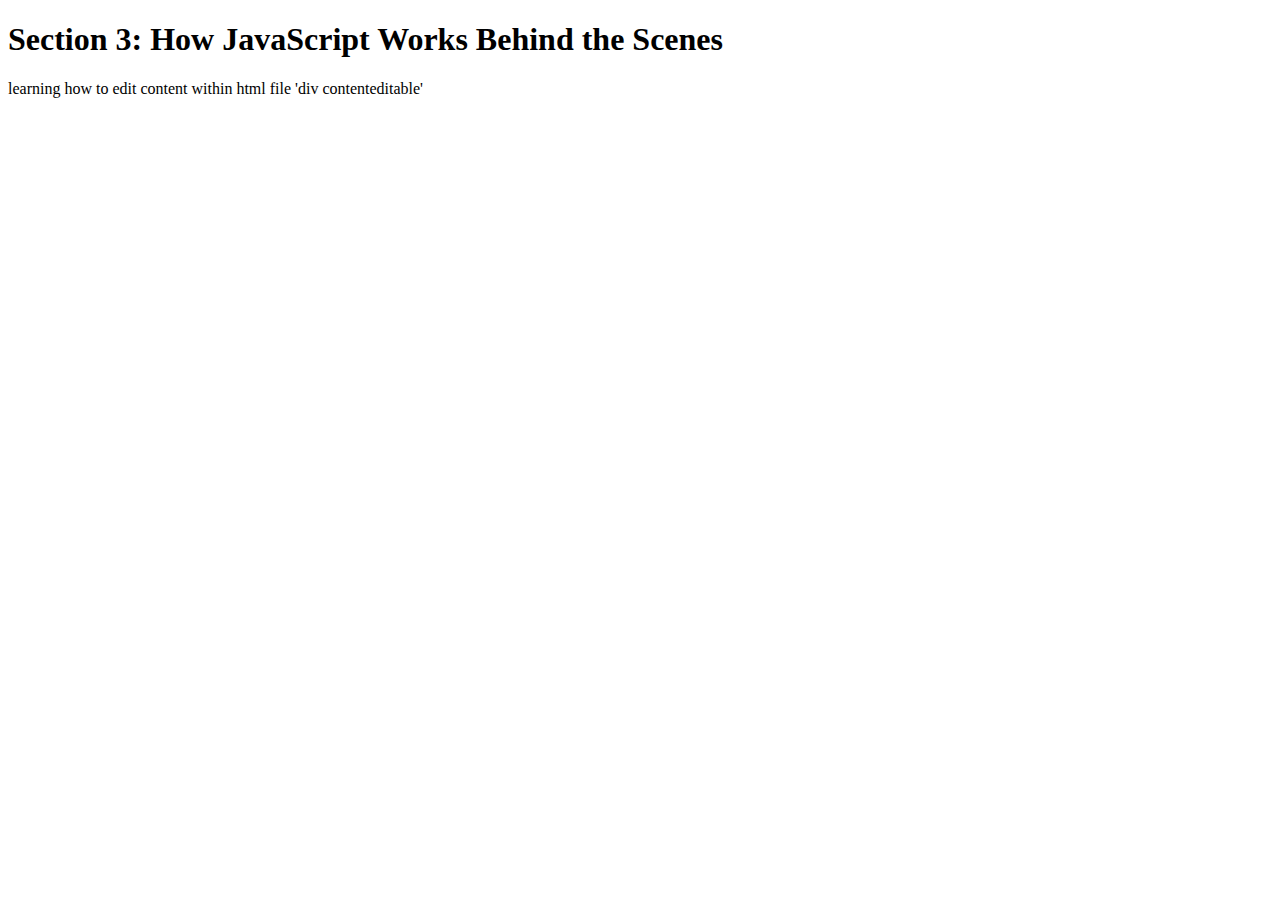
<file: 3-How-JS-Works/index.html>
<!DOCTYPE html>
<html lang="en">
    <head>
        <meta charset="UTF-8">
        <title>Section 3: How JavaScript Works Behind the Scenes</title>
    </head>

    <body>
        <h1>Section 3: How JavaScript Works Behind the Scenes</h1>

        <div contenteditable="true"> learning how to edit content within html file 'div contenteditable'</div>



        <script src="script.js"></script>

    </body>
</html>
</file>
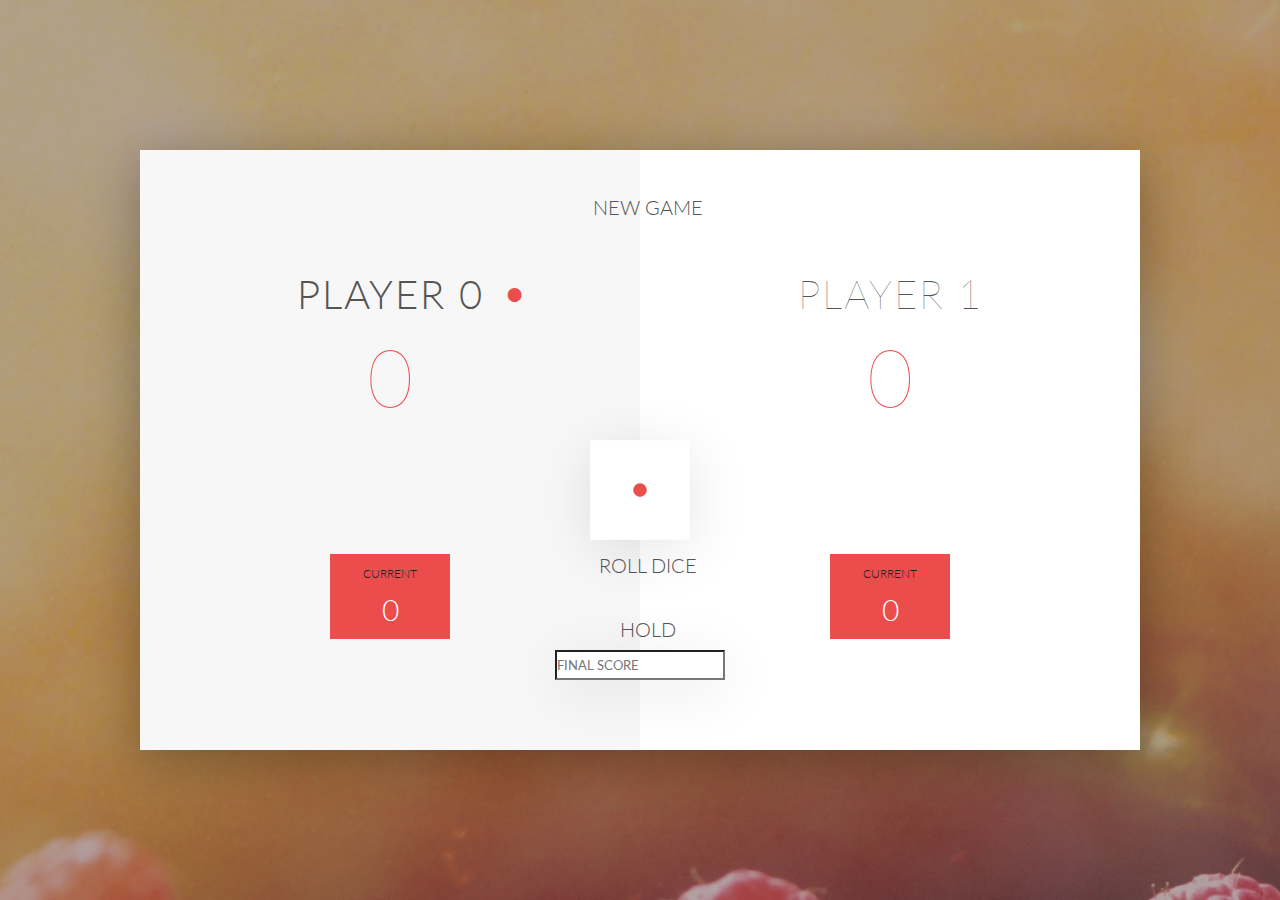
<file: 4-DOM-Pig-Game/index.html>
<!DOCTYPE html>
<html lang="en">
    <head>
        <meta charset="UTF-8">
        <link href="https://fonts.googleapis.com/css?family=Lato:100,300,600" rel="stylesheet" type="text/css">
        <link href="http://code.ionicframework.com/ionicons/2.0.1/css/ionicons.min.css" rel="stylesheet" type="text/css">
        <link type="text/css" rel="stylesheet" href="style.css">

        <title>Pig Game</title>
    </head>

    <body>
        <div class="wrapper clearfix">
            <div class="player-0-panel active">
                <div class="player-name" id="name-0">Player 1</div>
                <div class="player-score" id="score-0">43</div>
                <div class="player-current-box">
                    <div class="player-current-label">Current</div>
                    <div class="player-current-score" id="current-0">11</div>
                </div>
            </div>

            <div class="player-1-panel">
                <div class="player-name" id="name-1">Player 2</div>
                <div class="player-score" id="score-1">72</div>
                <div class="player-current-box">
                    <div class="player-current-label">Current</div>
                    <div class="player-current-score" id="current-1">0</div>
                </div>
            </div>

            <button class="btn-new"><i class="ion-ios-plus-outline"></i>New game</button>
            <button class="btn-roll"><i class="ion-ios-loop"></i>Roll dice</button>
            <button class="btn-hold"><i class="ion-ios-download-outline"></i>Hold</button>

<!-- Challenge 2 -->
        <!--   <form action="/challenge.js">  -->
            <input type = "final score" placeholder="FINAL SCORE" class="finalscore">
        <!--   </form> -->
            <img src="dice-5.png" alt="Dice" class="dice">
      <!-- challege 3    -->
          <img src="dice-1.png" alt="secondDice" class="secondDice">
          
        </div>
        <!-- <script src="app.js"></script>  -->
            <script src="challenges.js"></script>
    </body>
</html>
</file>
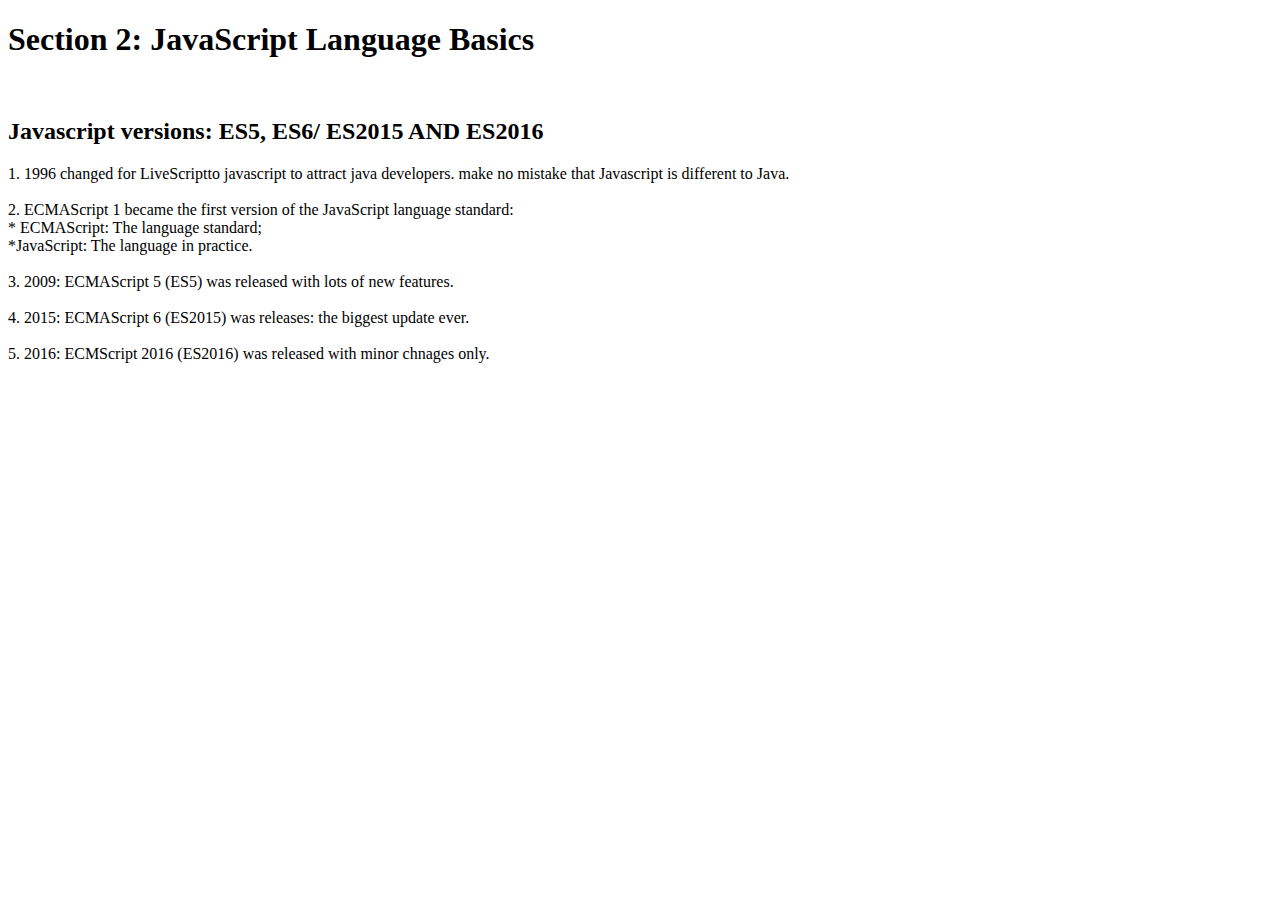
<file: tutorial.html>
<!doctype html>

<html lang="en">
<head>
  <meta charset="utf-8">

  <title>Udemy: JS Learning</title>
  <meta name="description" content="Udemy Course">
  <meta name="author" content="SitePoint">


  <!--[if lt IE 9]>
    <script src="https://cdnjs.cloudflare.com/ajax/libs/html5shiv/3.7.3/html5shiv.js"></script>
  <![endif]-->
</head>

<body>
  <h1>Section 2: JavaScript Language Basics</h1>

  <br><h2> Javascript versions: ES5, ES6/ ES2015 AND ES2016 </h2>

  <p>1. 1996 changed for LiveScriptto javascript to attract java developers. make  no mistake that Javascript
  is different to Java.<br>
  <br>2. ECMAScript 1 became the first version of the JavaScript language standard:<br> * ECMAScript: The language standard; <br> *JavaScript: The language in practice.<br>
  <br>3. 2009: ECMAScript 5 (ES5) was released with lots of new features. <br>
  <br>4. 2015: ECMAScript 6 (ES2015) was releases: the biggest update ever.<br>
  <br>5. 2016: ECMScript 2016 (ES2016) was released with minor chnages only.  <br></p>



<!-- <script src="methods&object_v1.0.js"></script>  -->
<!--  <script src="methods&objects_v.2.0.js"></script> -->
<!-- <script src="loops.js"></script> -->
<script src="codingChallenge_pt2.js"></script>
</body>
</html>
</file>
<file: 4-DOM-Pig-Game/style.css>
/**********************************************
*** GENERAL
**********************************************/
/* CHALLENGE 2 */
.finalscore {
      position: absolute;
      left: 50%;
      top: 500px;
      transform: translateX(-50%);
      top: 550px
      font-size: 18px;
      font-family: 'Lato';
      height: 30px;
      box-shadow: 0px 10px 60px rgba(0, 0, 0, 0.10);
      color: #000000;
      text-transform: uppercase;
}



* {
    margin: 0;
    padding: 0;
    box-sizing: border-box;

}

.clearfix::after {
    content: "";
    display: table;
    clear: both;
}

body {
    background-image: linear-gradient(rgba(62, 20, 20, 0.4), rgba(62, 20, 20, 0.4)), url(back.jpg);
    background-size: cover;
    background-position: center;
    font-family: Lato;
    font-weight: 300;
    position: relative;
    height: 100vh;
    color: #555;
}

.wrapper {
    width: 1000px;
    position: absolute;
    top: 50%;
    left: 50%;
    transform: translate(-50%, -50%);
    background-color: #fff;
    box-shadow: 0px 10px 50px rgba(0, 0, 0, 0.3);
    overflow: hidden;
}

.player-0-panel,
.player-1-panel {
    width: 50%;
    float: left;
    height: 600px;
    padding: 100px;
}



/**********************************************
*** PLAYERS
**********************************************/

.player-name {
    font-size: 40px;
    text-align: center;
    text-transform: uppercase;
    letter-spacing: 2px;
    font-weight: 100;
    margin-top: 20px;
    margin-bottom: 10px;
    position: relative;
}

.player-score {
    text-align: center;
    font-size: 80px;
    font-weight: 100;
    color: #EB4D4D;
    margin-bottom: 130px;
}

.active { background-color: #f7f7f7; }
.active .player-name { font-weight: 300; }

.active .player-name::after {
    content: "\2022";
    font-size: 47px;
    position: absolute;
    color: #EB4D4D;
    top: -7px;
    right: 10px;

}

.player-current-box {
    background-color: #EB4D4D;
    color: #fff;
    width: 40%;
    margin: 0 auto;
    padding: 12px;
    text-align: center;
}

.player-current-label {
    text-transform: uppercase;
    margin-bottom: 10px;
    font-size: 12px;
    color: #222;
}

.player-current-score {
    font-size: 30px;
}

button {
    position: absolute;
    width: 200px;
    left: 50%;
    transform: translateX(-50%);
    color: #555;
    background: none;
    border: none;
    font-family: Lato;
    font-size: 20px;
    text-transform: uppercase;
    cursor: pointer;
    font-weight: 300;
    transition: background-color 0.3s, color 0.3s;
}

button:hover { font-weight: 600; }
button:hover i { margin-right: 20px; }

button:focus {
    outline: none;
}

i {
    color: #EB4D4D;
    display: inline-block;
    margin-right: 15px;
    font-size: 32px;
    line-height: 1;
    vertical-align: text-top;
    margin-top: -4px;
    transition: margin 0.3s;
}

.btn-new { top: 45px;}
.btn-roll { top: 403px;}
.btn-hold { top: 467px;}

.dice {
    position: absolute;
    left: 50%;
    top: 178px;
    transform: translateX(-50%);
    height: 100px;
    box-shadow: 0px 10px 60px rgba(0, 0, 0, 0.10);
}

/* CHALLENGE 3
*/
.secondDice {
    position: absolute;
    left: 50%;
    top: 290px;
    transform: translateX(-50%);
    height: 100px;
    box-shadow: 0px 10px 60px rgba(0, 0, 0, 0.10);
}


.winner { background-color: #f7f7f7; }
.winner .player-name { font-weight: 300; color: #EB4D4D; }
</file>
